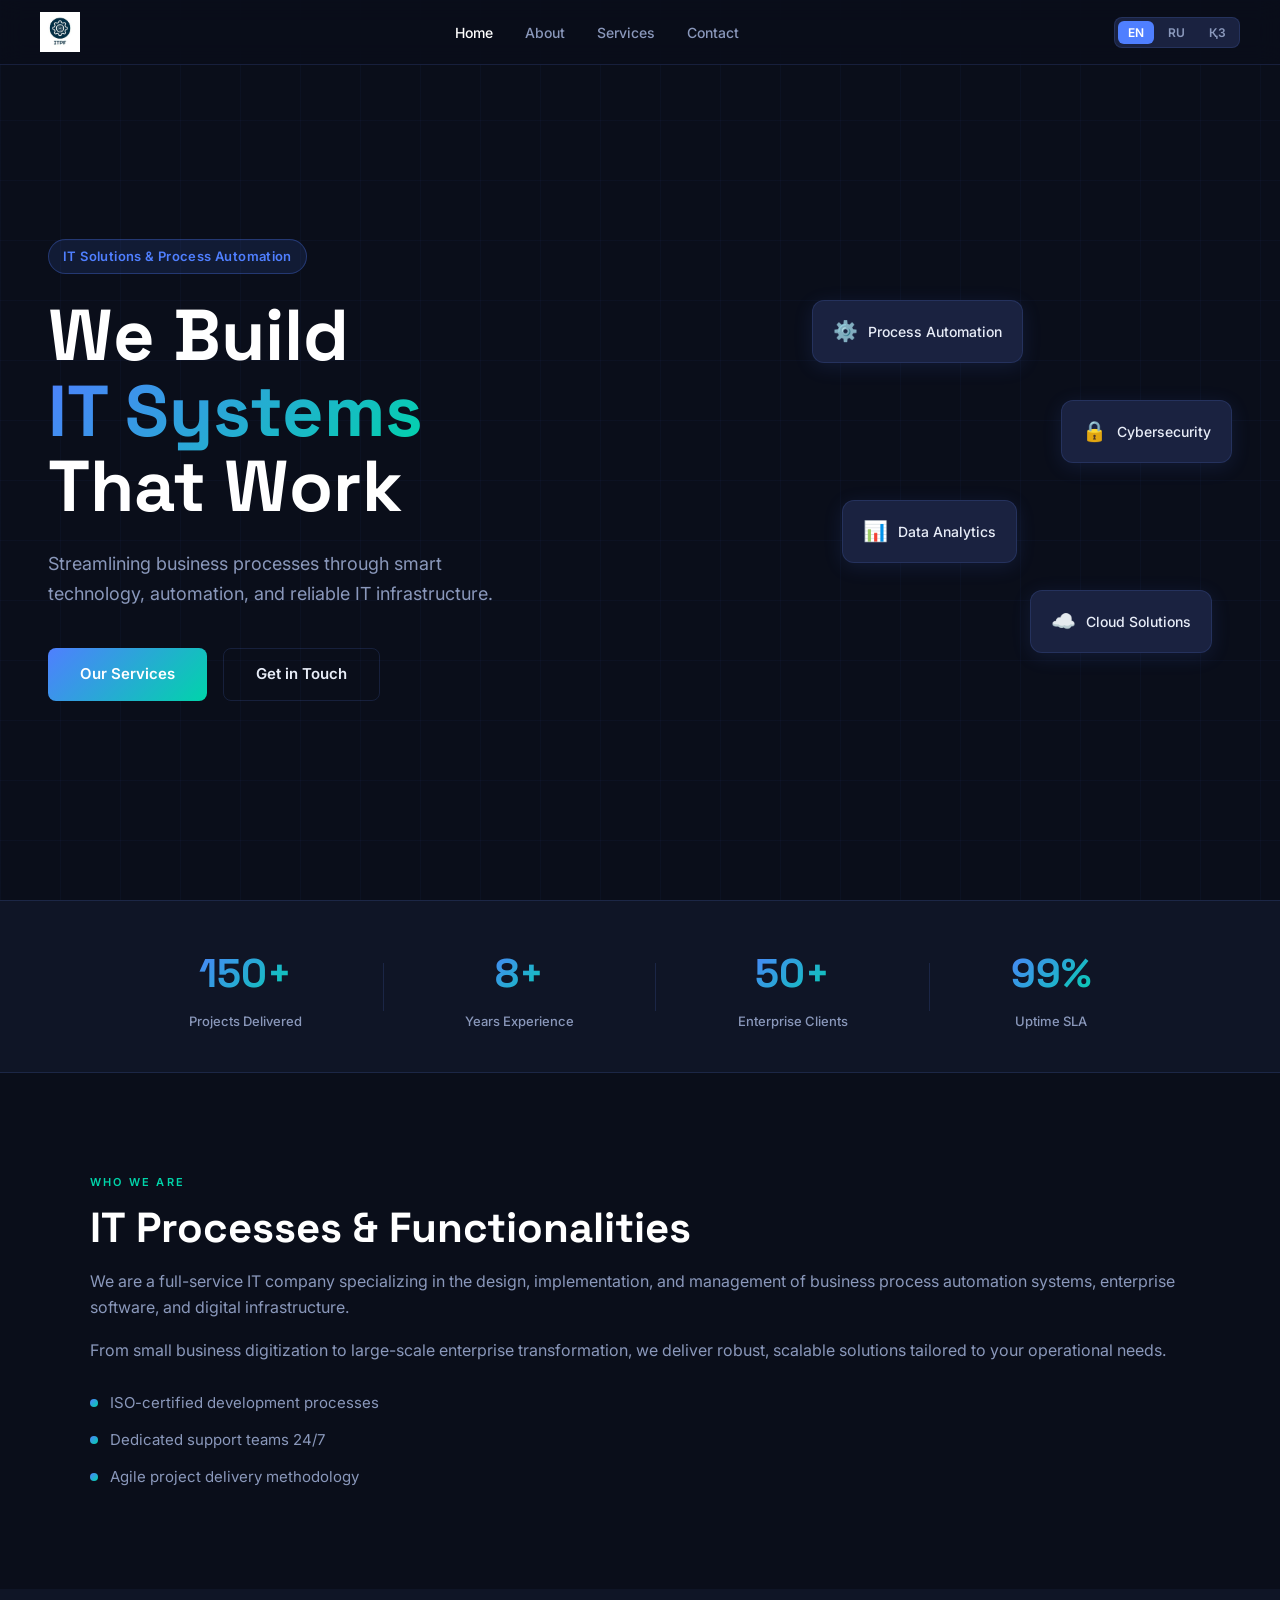
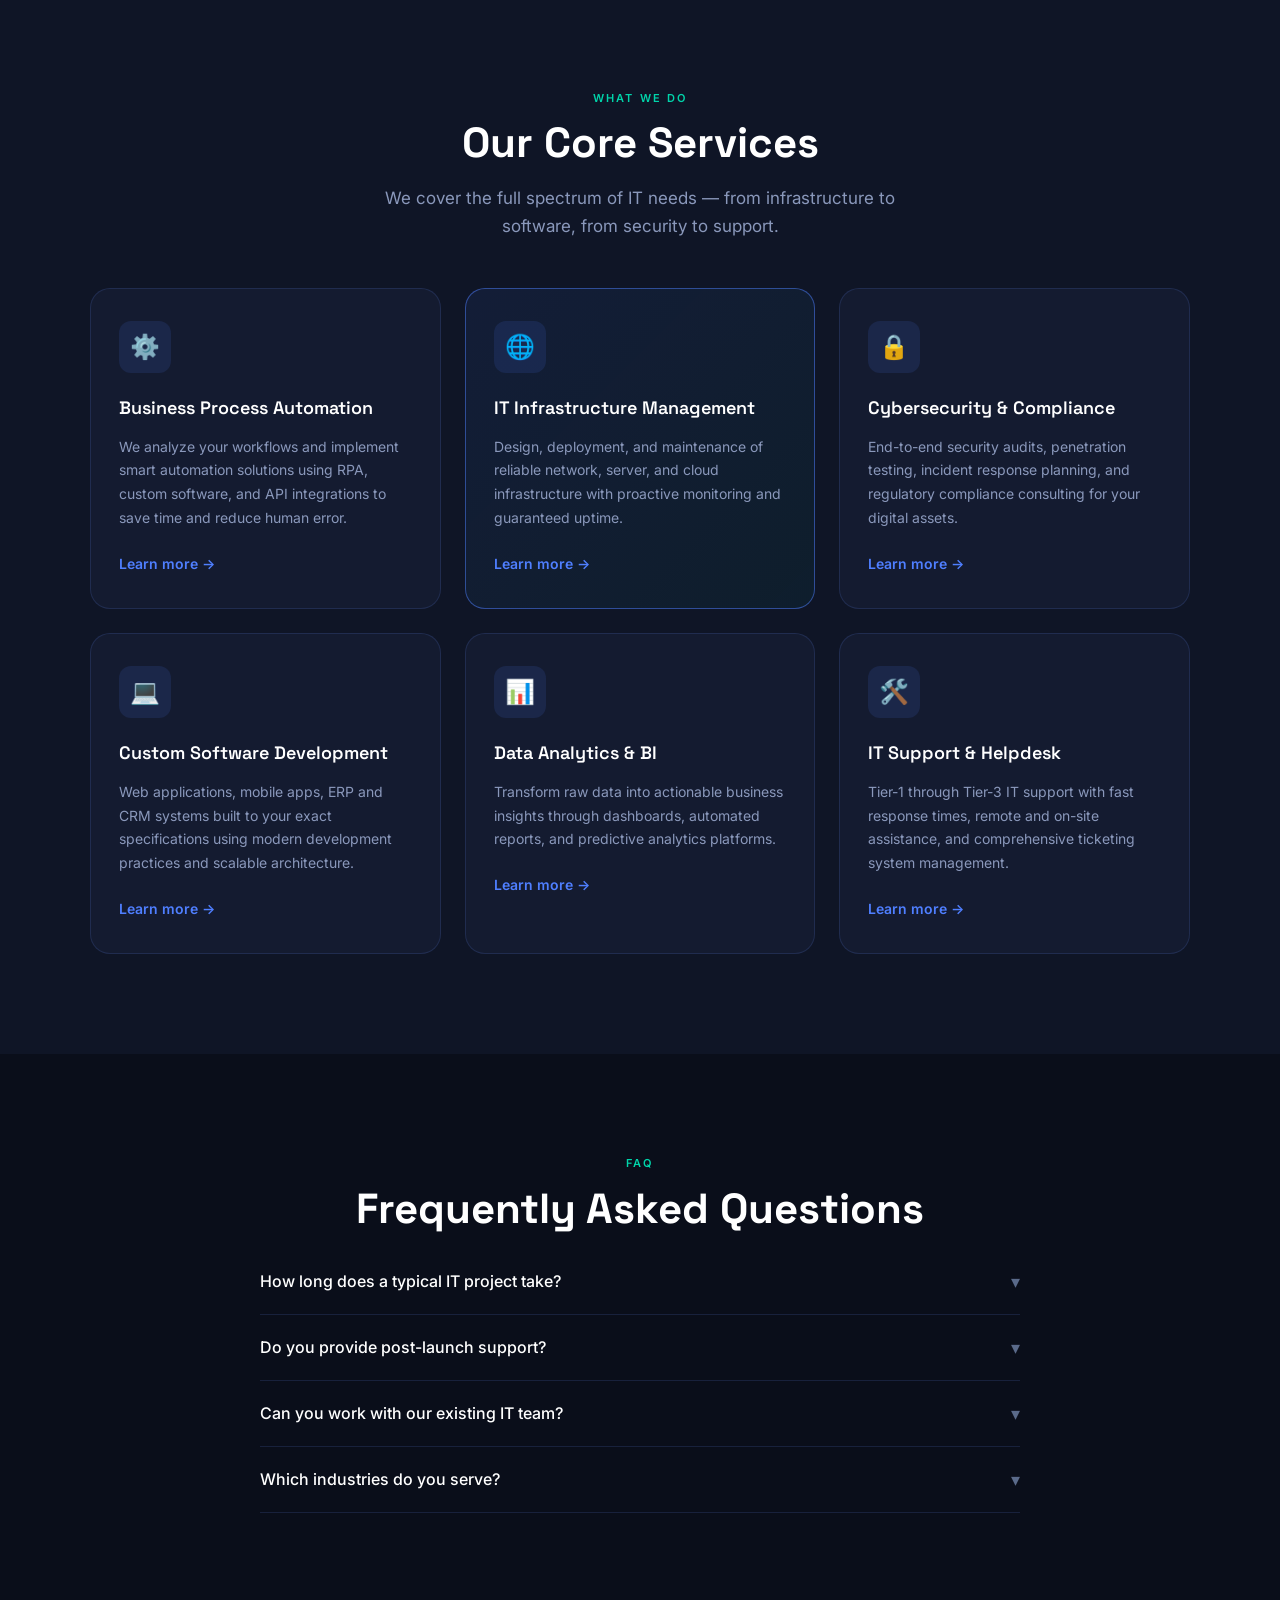
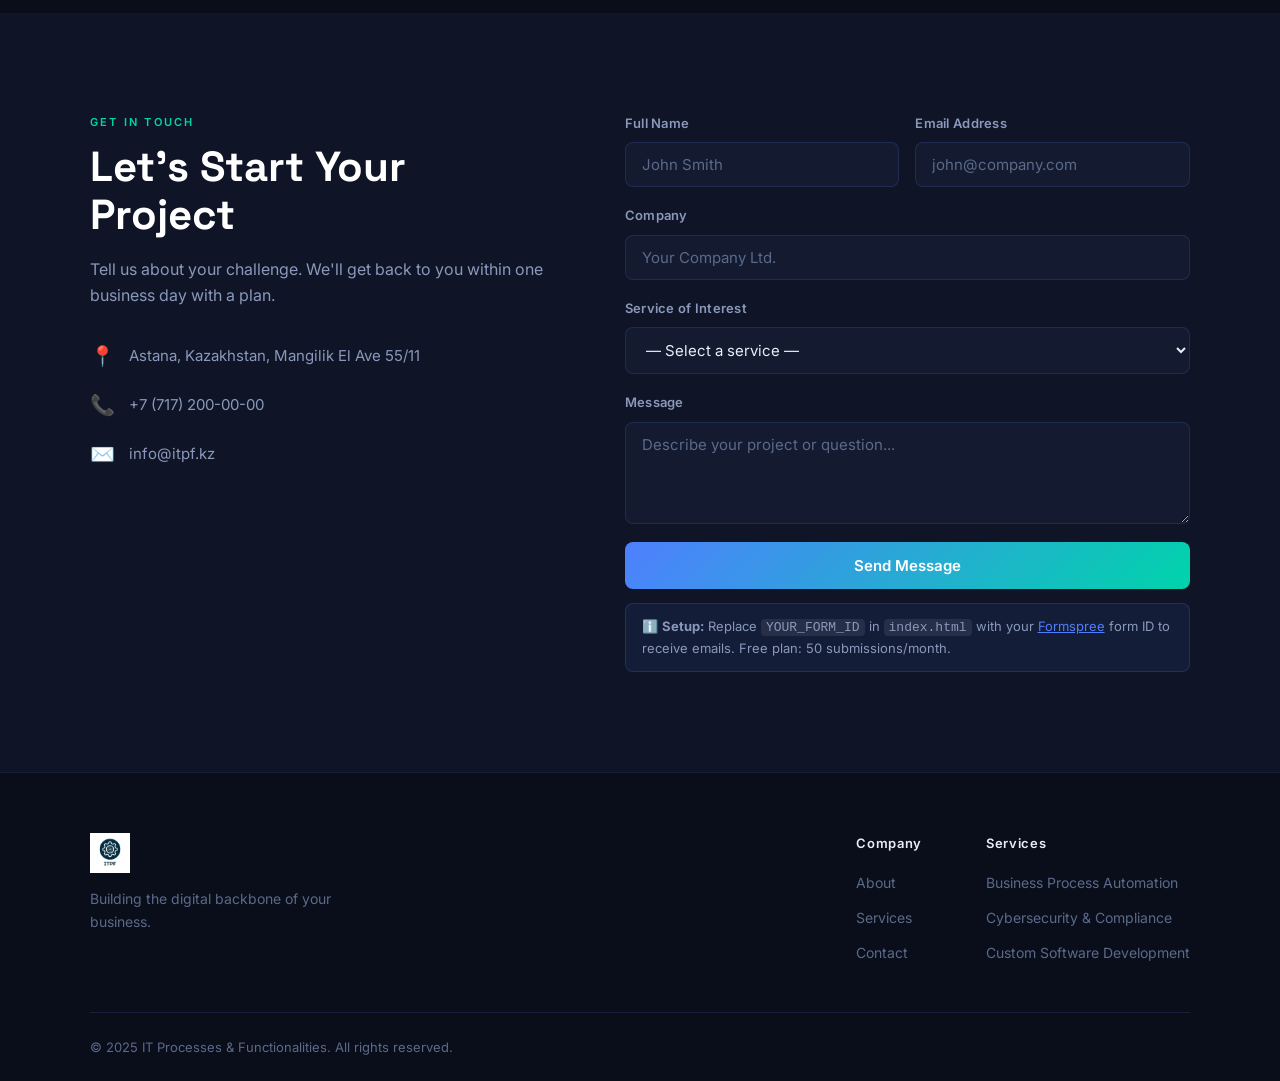
<file: docs/index.html>
<!DOCTYPE html>
<html lang="en">
<head>
  <meta charset="UTF-8" />
  <meta name="viewport" content="width=device-width, initial-scale=1.0" />
  <title>IT Processes & Functionalities</title>

  <!-- CSS -->
  <link rel="stylesheet" href="assets/css/main.css" />
  <link rel="stylesheet" href="assets/css/navbar.css" />
  <link rel="stylesheet" href="assets/css/hero.css" />
  <link rel="stylesheet" href="assets/css/sections.css" />
  <link rel="stylesheet" href="assets/css/contact.css" />
  <link rel="stylesheet" href="assets/css/footer.css" />

  <!-- Google Fonts -->
  <link href="https://fonts.googleapis.com/css2?family=Inter:wght@300;400;500;600;700&family=Space+Grotesk:wght@400;500;700&display=swap" rel="stylesheet" />
</head>
<body>

  <!-- ========== NAVBAR ========== -->
  <nav class="navbar" id="navbar">
    <div class="nav-container">
      <a href="#home" class="nav-logo">
        <img src="assets/images/company-logo.png" alt="IT P&F Logo" class="nav-logo-img"
             onerror="this.style.display='none'; document.getElementById('logoText').style.display='flex';" />
        <span class="logo-text-fallback" id="logoText" style="display:none;">
          <div class="logo-icon">⬡</div>
          <span>IT P&F</span>
        </span>
      </a>

      <ul class="nav-links" id="navLinks">
        <li><a href="#home"     data-i18n="nav_home">Home</a></li>
        <li><a href="#about"    data-i18n="nav_about">About</a></li>
        <li><a href="#services" data-i18n="nav_services">Services</a></li>
        <li><a href="#contact"  data-i18n="nav_contact">Contact</a></li>
      </ul>

      <div class="nav-right">
        <div class="lang-switcher">
          <button class="lang-btn active" data-lang="en">EN</button>
          <button class="lang-btn" data-lang="ru">RU</button>
          <button class="lang-btn" data-lang="kz">ҚЗ</button>
        </div>
        <button class="burger" id="burger" aria-label="Menu">
          <span></span><span></span><span></span>
        </button>
      </div>
    </div>
  </nav>

  <!-- ========== HERO ========== -->
  <section class="hero" id="home">
    <div class="hero-bg-grid"></div>
    <div class="hero-content">
      <div class="hero-tag" data-i18n="hero_tag">IT Solutions & Process Automation</div>
      <h1 class="hero-title">
        <span data-i18n="hero_title1">We Build</span><br/>
        <span class="hero-accent" data-i18n="hero_title2">IT Systems</span><br/>
        <span data-i18n="hero_title3">That Work</span>
      </h1>
      <p class="hero-sub" data-i18n="hero_sub">
        Streamlining business processes through smart technology, automation, and reliable IT infrastructure.
      </p>
      <div class="hero-cta-group">
        <a href="#services" class="btn-primary" data-i18n="hero_cta1">Our Services</a>
        <a href="#contact"  class="btn-outline"  data-i18n="hero_cta2">Get in Touch</a>
      </div>
    </div>
    <div class="hero-visual">
      <div class="floating-card card1"><span class="card-icon">⚙️</span><span data-i18n="card1">Process Automation</span></div>
      <div class="floating-card card2"><span class="card-icon">🔒</span><span data-i18n="card2">Cybersecurity</span></div>
      <div class="floating-card card3"><span class="card-icon">📊</span><span data-i18n="card3">Data Analytics</span></div>
      <div class="floating-card card4"><span class="card-icon">☁️</span><span data-i18n="card4">Cloud Solutions</span></div>
    </div>
  </section>

  <!-- ========== STATS ========== -->
  <section class="stats-bar">
    <div class="stats-container">
      <div class="stat-item">
        <span class="stat-num">150+</span>
        <span class="stat-label" data-i18n="stat1">Projects Delivered</span>
      </div>
      <div class="stat-divider"></div>
      <div class="stat-item">
        <span class="stat-num">8+</span>
        <span class="stat-label" data-i18n="stat2">Years Experience</span>
      </div>
      <div class="stat-divider"></div>
      <div class="stat-item">
        <span class="stat-num">50+</span>
        <span class="stat-label" data-i18n="stat3">Enterprise Clients</span>
      </div>
      <div class="stat-divider"></div>
      <div class="stat-item">
        <span class="stat-num">99%</span>
        <span class="stat-label" data-i18n="stat4">Uptime SLA</span>
      </div>
    </div>
  </section>

  <!-- ========== ABOUT ========== -->
  <section class="about" id="about">
    <div class="section-container">
      <div class="about-text">
        <div class="section-eyebrow" data-i18n="about_eyebrow">WHO WE ARE</div>
        <h2 class="section-title" data-i18n="about_title">IT Processes & Functionalities</h2>
        <p data-i18n="about_p1">We are a full-service IT company specializing in the design, implementation, and management of business process automation systems, enterprise software, and digital infrastructure.</p>
        <p data-i18n="about_p2">From small business digitization to large-scale enterprise transformation, we deliver robust, scalable solutions tailored to your operational needs.</p>
        <div class="about-features">
          <div class="feature-row"><div class="feature-dot"></div><span data-i18n="feat1">ISO-certified development processes</span></div>
          <div class="feature-row"><div class="feature-dot"></div><span data-i18n="feat2">Dedicated support teams 24/7</span></div>
          <div class="feature-row"><div class="feature-dot"></div><span data-i18n="feat3">Agile project delivery methodology</span></div>
        </div>
      </div>
    </div>
  </section>

  <!-- ========== SERVICES ========== -->
  <section class="services" id="services">
    <div class="services-inner">
      <div class="section-eyebrow center" data-i18n="services_eyebrow">WHAT WE DO</div>
      <h2 class="section-title center" data-i18n="services_title">Our Core Services</h2>
      <p class="section-sub center" data-i18n="services_sub">We cover the full spectrum of IT needs — from infrastructure to software, from security to support.</p>
      <div class="services-grid">
        <div class="service-card">
          <div class="service-icon-wrap"><span class="service-icon">⚙️</span></div>
          <h3 data-i18n="srv1_title">Business Process Automation</h3>
          <p data-i18n="srv1_desc">We analyze your workflows and implement smart automation solutions using RPA, custom software, and API integrations to save time and reduce human error.</p>
          <a href="#contact" class="service-link" data-i18n="srv_link">Learn more →</a>
        </div>
        <div class="service-card featured">
          <div class="service-icon-wrap"><span class="service-icon">🌐</span></div>
          <h3 data-i18n="srv2_title">IT Infrastructure Management</h3>
          <p data-i18n="srv2_desc">Design, deployment, and maintenance of reliable network, server, and cloud infrastructure with proactive monitoring and guaranteed uptime.</p>
          <a href="#contact" class="service-link" data-i18n="srv_link">Learn more →</a>
        </div>
        <div class="service-card">
          <div class="service-icon-wrap"><span class="service-icon">🔒</span></div>
          <h3 data-i18n="srv3_title">Cybersecurity & Compliance</h3>
          <p data-i18n="srv3_desc">End-to-end security audits, penetration testing, incident response planning, and regulatory compliance consulting for your digital assets.</p>
          <a href="#contact" class="service-link" data-i18n="srv_link">Learn more →</a>
        </div>
        <div class="service-card">
          <div class="service-icon-wrap"><span class="service-icon">💻</span></div>
          <h3 data-i18n="srv4_title">Custom Software Development</h3>
          <p data-i18n="srv4_desc">Web applications, mobile apps, ERP and CRM systems built to your exact specifications using modern development practices and scalable architecture.</p>
          <a href="#contact" class="service-link" data-i18n="srv_link">Learn more →</a>
        </div>
        <div class="service-card">
          <div class="service-icon-wrap"><span class="service-icon">📊</span></div>
          <h3 data-i18n="srv5_title">Data Analytics & BI</h3>
          <p data-i18n="srv5_desc">Transform raw data into actionable business insights through dashboards, automated reports, and predictive analytics platforms.</p>
          <a href="#contact" class="service-link" data-i18n="srv_link">Learn more →</a>
        </div>
        <div class="service-card">
          <div class="service-icon-wrap"><span class="service-icon">🛠️</span></div>
          <h3 data-i18n="srv6_title">IT Support & Helpdesk</h3>
          <p data-i18n="srv6_desc">Tier-1 through Tier-3 IT support with fast response times, remote and on-site assistance, and comprehensive ticketing system management.</p>
          <a href="#contact" class="service-link" data-i18n="srv_link">Learn more →</a>
        </div>
      </div>
    </div>
  </section>

  <!-- ========== FAQ ========== -->
  <section class="faq-section">
    <div class="faq-inner">
      <div class="section-eyebrow center" data-i18n="faq_eyebrow">FAQ</div>
      <h2 class="section-title center" data-i18n="faq_title">Frequently Asked Questions</h2>
      <div class="faq-list">
        <div class="faq-item">
          <button class="faq-q" onclick="toggleFAQ(this)">
            <span data-i18n="faq1_q">How long does a typical IT project take?</span>
            <span class="faq-arrow">▾</span>
          </button>
          <div class="faq-a"><p data-i18n="faq1_a">Project timelines vary based on scope. A simple automation solution takes 2–4 weeks; a full ERP implementation can take 3–6 months.</p></div>
        </div>
        <div class="faq-item">
          <button class="faq-q" onclick="toggleFAQ(this)">
            <span data-i18n="faq2_q">Do you provide post-launch support?</span>
            <span class="faq-arrow">▾</span>
          </button>
          <div class="faq-a"><p data-i18n="faq2_a">Yes. All our solutions come with a standard 3-month warranty period and optional long-term support contracts with guaranteed SLA response times.</p></div>
        </div>
        <div class="faq-item">
          <button class="faq-q" onclick="toggleFAQ(this)">
            <span data-i18n="faq3_q">Can you work with our existing IT team?</span>
            <span class="faq-arrow">▾</span>
          </button>
          <div class="faq-a"><p data-i18n="faq3_a">Absolutely. We regularly collaborate with in-house IT departments, acting as a technology partner for specific projects or providing overflow capacity during peak periods.</p></div>
        </div>
        <div class="faq-item">
          <button class="faq-q" onclick="toggleFAQ(this)">
            <span data-i18n="faq4_q">Which industries do you serve?</span>
            <span class="faq-arrow">▾</span>
          </button>
          <div class="faq-a"><p data-i18n="faq4_a">We serve clients across finance, healthcare, logistics, retail, manufacturing, and the public sector. Our solutions are adaptable to any industry vertical.</p></div>
        </div>
      </div>
    </div>
  </section>

  <!-- ========== CONTACT ========== -->
  <section class="contact-section" id="contact">
    <div class="contact-inner">
      <div class="contact-info">
        <div class="section-eyebrow" data-i18n="contact_eyebrow">GET IN TOUCH</div>
        <h2 class="section-title" data-i18n="contact_title">Let's Start Your Project</h2>
        <p data-i18n="contact_sub">Tell us about your challenge. We'll get back to you within one business day with a plan.</p>
        <div class="contact-details">
          <div class="contact-row"><span class="c-icon">📍</span><span data-i18n="contact_address">Astana, Kazakhstan, Mangilik El Ave 55/11</span></div>
          <div class="contact-row"><span class="c-icon">📞</span><span>+7 (717) 200-00-00</span></div>
          <div class="contact-row"><span class="c-icon">✉️</span><span>info@itpf.kz</span></div>
        </div>
      </div>

      <!-- FORM — submissions go to Formspree (replace YOUR_FORM_ID) -->
      <form class="contact-form" id="contactForm"
            action="https://formspree.io/f/mbdvygqb"
            method="POST"
            onsubmit="handleSubmit(event)">

        <div class="form-row">
          <div class="form-group">
            <label data-i18n="form_name">Full Name</label>
            <input type="text" name="name" id="fname" placeholder="John Smith" required />
          </div>
          <div class="form-group">
            <label data-i18n="form_email">Email Address</label>
            <input type="email" name="email" id="femail" placeholder="john@company.com" required />
          </div>
        </div>
        <div class="form-group">
          <label data-i18n="form_company">Company</label>
          <input type="text" name="company" id="fcompany" placeholder="Your Company Ltd." />
        </div>
        <div class="form-group">
          <label data-i18n="form_service">Service of Interest</label>
          <select name="service" id="fservice">
            <option value="" data-i18n="form_select">— Select a service —</option>
            <option value="automation"    data-i18n="srv1_title">Business Process Automation</option>
            <option value="infra"         data-i18n="srv2_title">IT Infrastructure Management</option>
            <option value="security"      data-i18n="srv3_title">Cybersecurity & Compliance</option>
            <option value="software"      data-i18n="srv4_title">Custom Software Development</option>
            <option value="analytics"     data-i18n="srv5_title">Data Analytics & BI</option>
            <option value="support"       data-i18n="srv6_title">IT Support & Helpdesk</option>
          </select>
        </div>
        <div class="form-group">
          <label data-i18n="form_msg">Message</label>
          <textarea name="message" id="fmessage" rows="4" placeholder="Describe your project or question..." required></textarea>
        </div>

        <!-- Hidden field so you know which page sent the message -->
        <input type="hidden" name="_subject" value="New message from IT P&F website" />
        <input type="hidden" name="_replyto" id="replyTo" />

        <button type="submit" class="btn-primary full-w" id="submitBtn" data-i18n="form_submit">Send Message</button>

        <div class="form-success" id="formSuccess">
          <span data-i18n="form_success">✅ Thank you! We'll be in touch shortly.</span>
        </div>
        <div class="form-error" id="formError">
          <span data-i18n="form_error">❌ Something went wrong. Please try again or email us directly.</span>
        </div>

        <!-- SETUP INSTRUCTIONS (visible only in dev) -->
        <div class="form-setup-note" id="setupNote">
          ℹ️ <strong>Setup:</strong> Replace <code>YOUR_FORM_ID</code> in <code>index.html</code> with your
          <a href="https://formspree.io" target="_blank">Formspree</a> form ID to receive emails.
          Free plan: 50 submissions/month.
        </div>
      </form>
    </div>
  </section>

  <!-- ========== FOOTER ========== -->
  <footer class="footer">
    <div class="footer-inner">
      <div class="footer-brand">
        <img src="assets/images/company-logo.png" alt="Logo" class="footer-logo"
             onerror="this.style.display='none'; document.getElementById('footerLogoFallback').style.display='flex';" />
        <div class="footer-logo-fallback" id="footerLogoFallback" style="display:none;">
          <div class="logo-icon">⬡</div><span class="logo-text-f">IT P&F</span>
        </div>
        <p data-i18n="footer_tagline">Building the digital backbone of your business.</p>
      </div>
      <div class="footer-links">
        <div class="footer-col">
          <strong data-i18n="footer_company">Company</strong>
          <a href="#about"    data-i18n="nav_about">About</a>
          <a href="#services" data-i18n="nav_services">Services</a>
          <a href="#contact"  data-i18n="nav_contact">Contact</a>
        </div>
        <div class="footer-col">
          <strong data-i18n="footer_services">Services</strong>
          <a href="#services" data-i18n="srv1_title">Process Automation</a>
          <a href="#services" data-i18n="srv3_title">Cybersecurity</a>
          <a href="#services" data-i18n="srv4_title">Software Dev</a>
        </div>
      </div>
    </div>
    <div class="footer-bottom">
      <span>© 2025 IT Processes & Functionalities. <span data-i18n="footer_rights">All rights reserved.</span></span>
    </div>
  </footer>

  <!-- JS -->
  <script src="assets/js/i18n.js"></script>
  <script src="assets/js/navbar.js"></script>
  <script src="assets/js/faq.js"></script>
  <script src="assets/js/form.js"></script>
  <script src="assets/js/animations.js"></script>
  <script src="assets/js/main.js"></script>

</body>
</html>
</file>
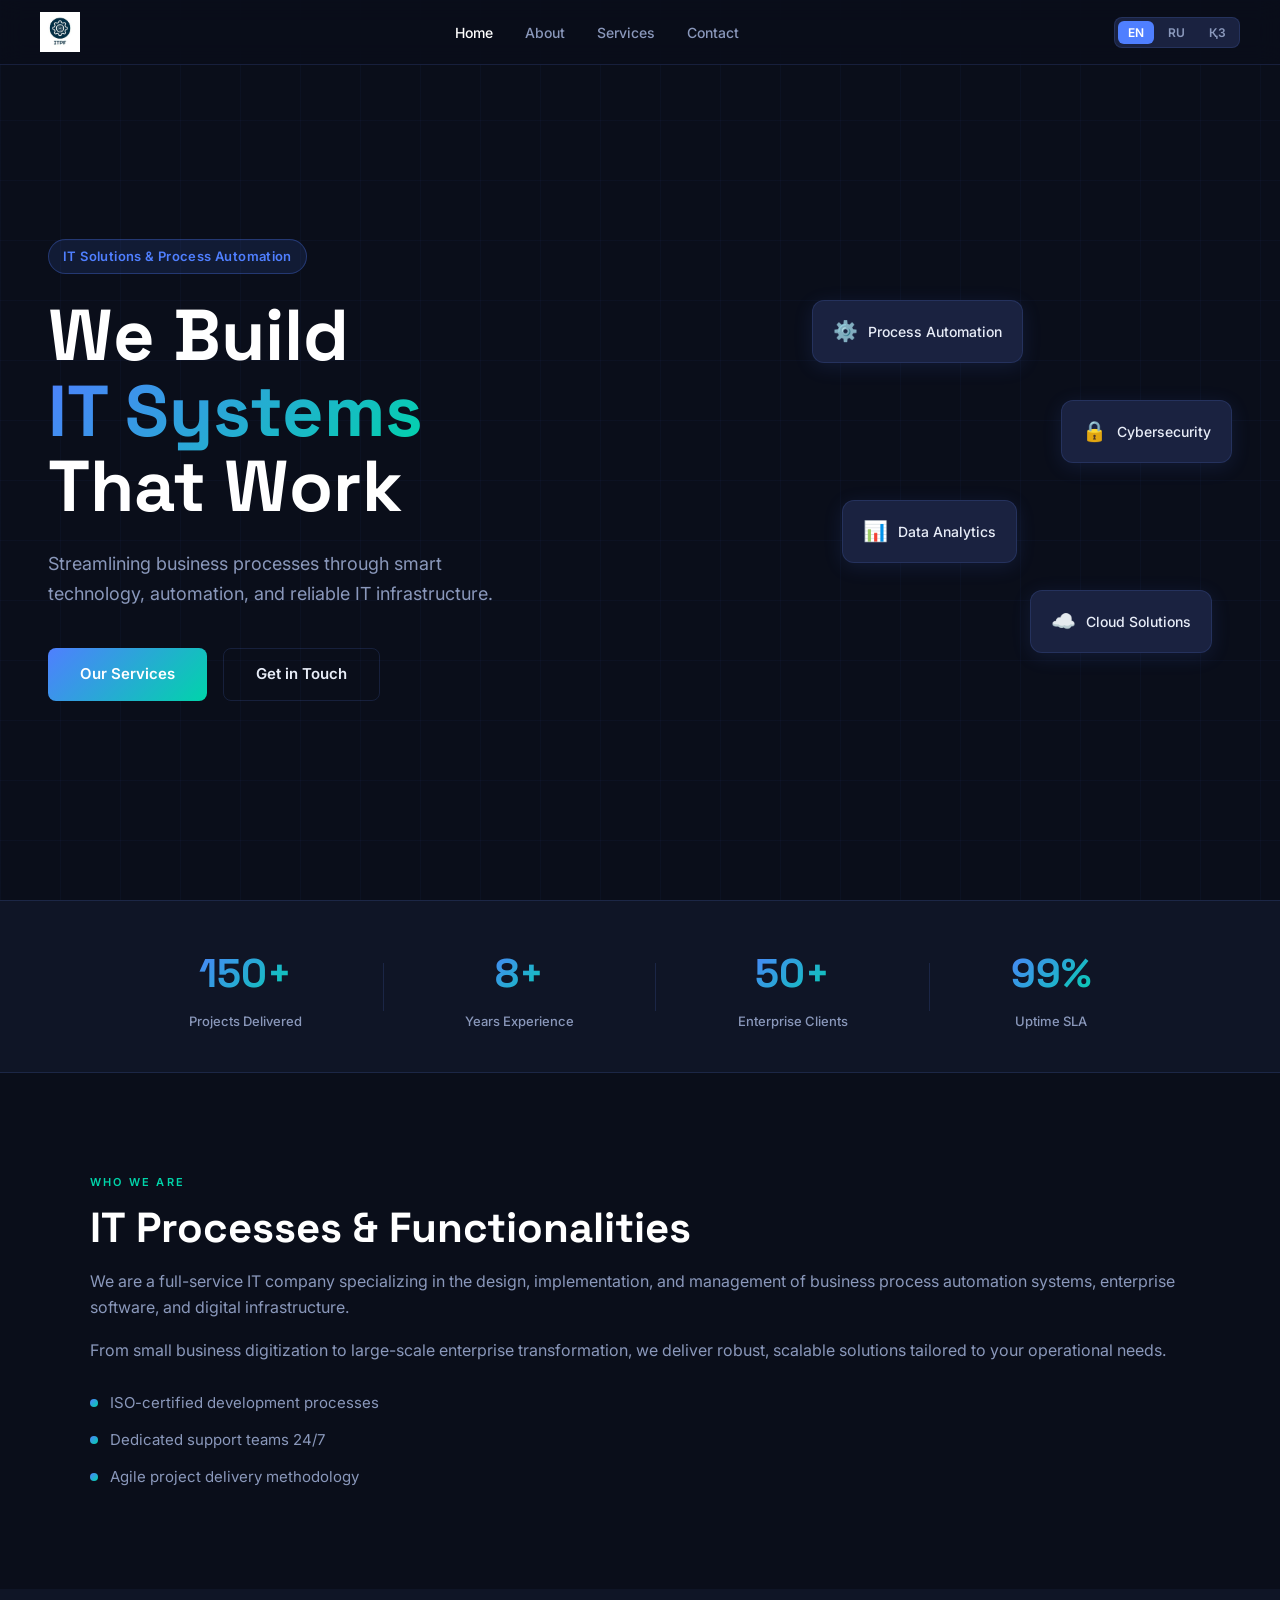
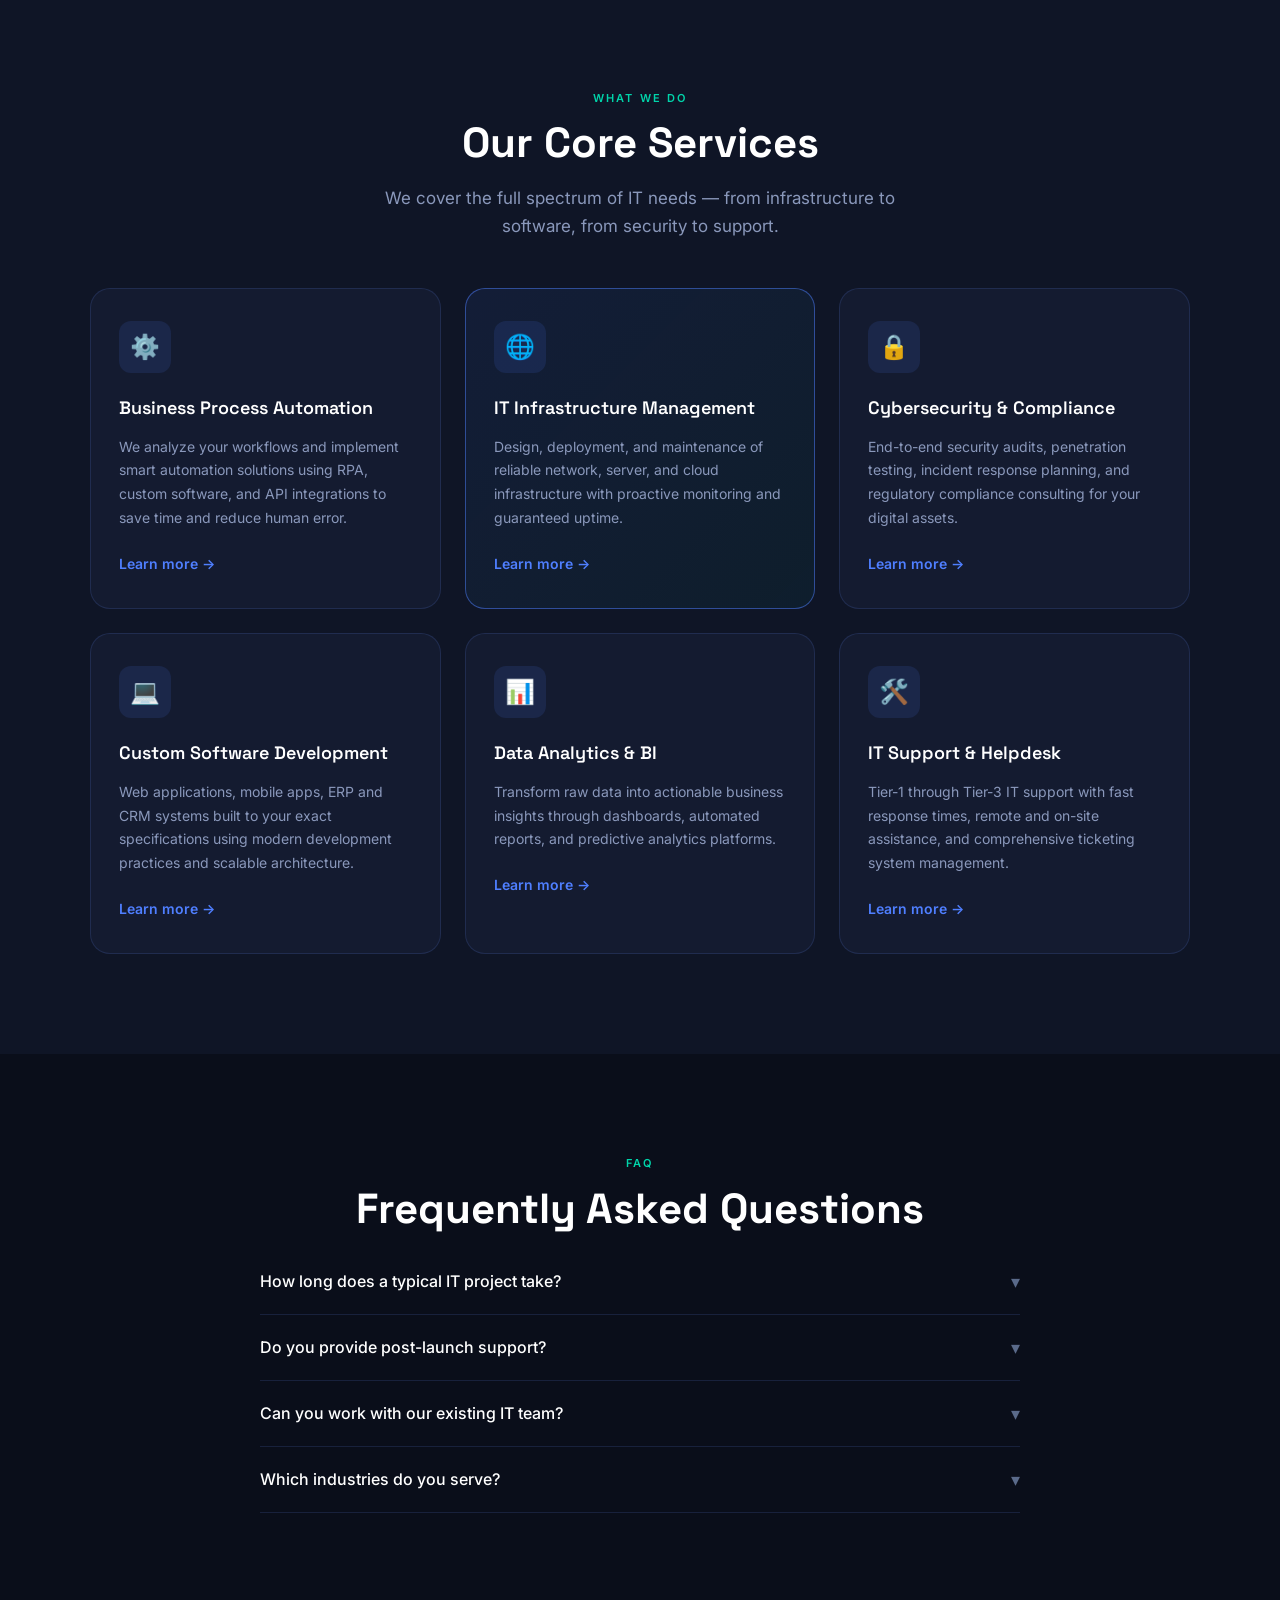
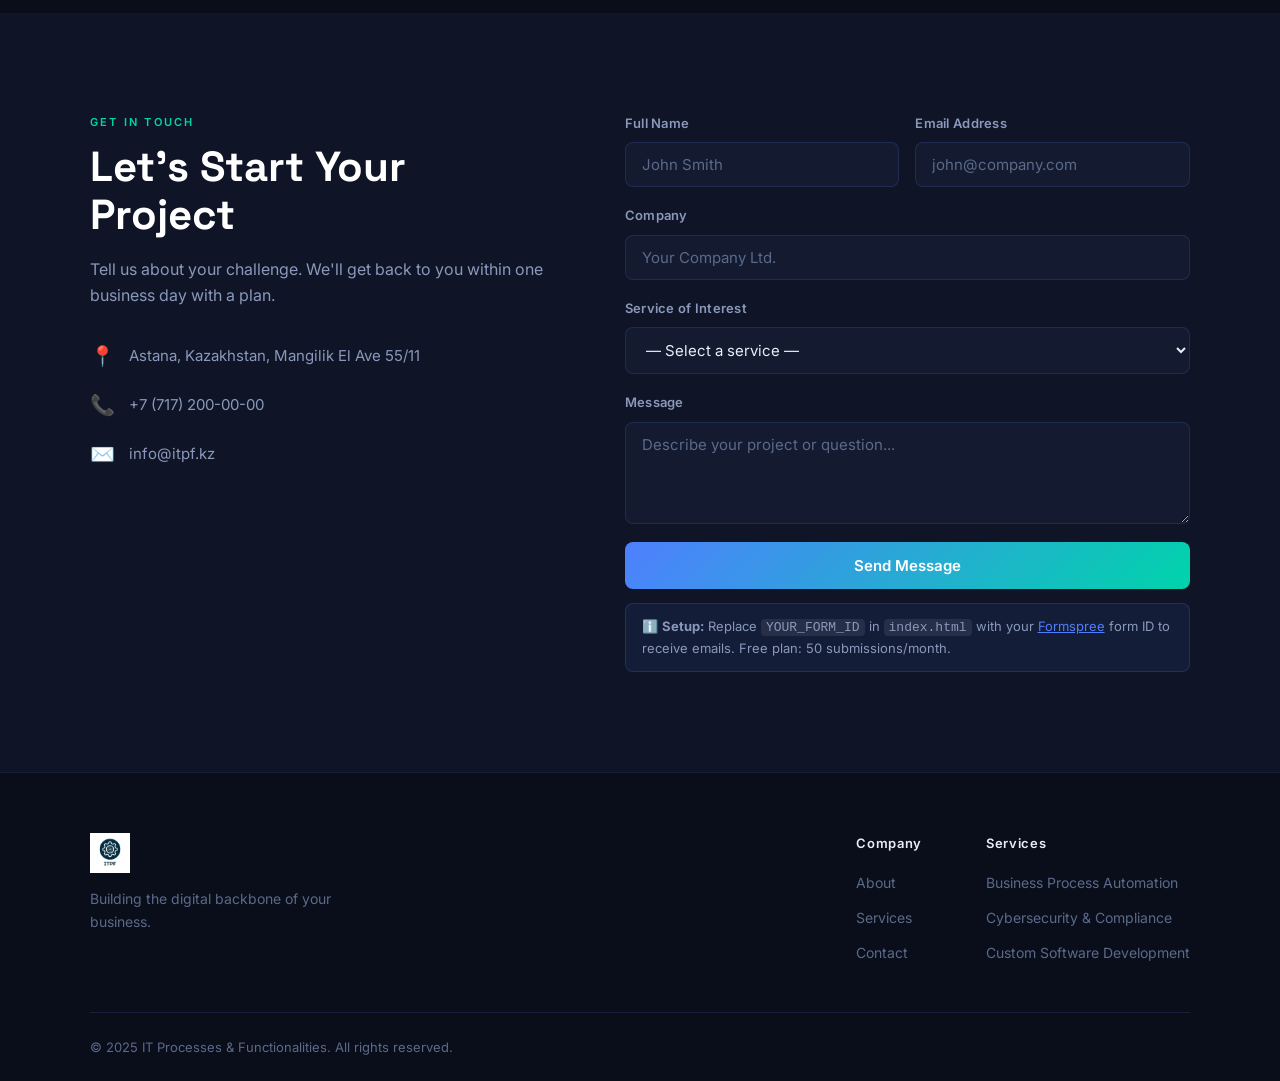
<file: itpf-website-v2/index.html>
<!DOCTYPE html>
<html lang="en">
<head>
  <meta charset="UTF-8" />
  <meta name="viewport" content="width=device-width, initial-scale=1.0" />
  <title>IT Processes & Functionalities</title>

  <!-- CSS -->
  <link rel="stylesheet" href="assets/css/main.css" />
  <link rel="stylesheet" href="assets/css/navbar.css" />
  <link rel="stylesheet" href="assets/css/hero.css" />
  <link rel="stylesheet" href="assets/css/sections.css" />
  <link rel="stylesheet" href="assets/css/contact.css" />
  <link rel="stylesheet" href="assets/css/footer.css" />

  <!-- Google Fonts -->
  <link href="https://fonts.googleapis.com/css2?family=Inter:wght@300;400;500;600;700&family=Space+Grotesk:wght@400;500;700&display=swap" rel="stylesheet" />
</head>
<body>

  <!-- ========== NAVBAR ========== -->
  <nav class="navbar" id="navbar">
    <div class="nav-container">
      <a href="#home" class="nav-logo">
        <img src="assets/images/company-logo.png" alt="IT P&F Logo" class="nav-logo-img"
             onerror="this.style.display='none'; document.getElementById('logoText').style.display='flex';" />
        <span class="logo-text-fallback" id="logoText" style="display:none;">
          <div class="logo-icon">⬡</div>
          <span>IT P&F</span>
        </span>
      </a>

      <ul class="nav-links" id="navLinks">
        <li><a href="#home"     data-i18n="nav_home">Home</a></li>
        <li><a href="#about"    data-i18n="nav_about">About</a></li>
        <li><a href="#services" data-i18n="nav_services">Services</a></li>
        <li><a href="#contact"  data-i18n="nav_contact">Contact</a></li>
      </ul>

      <div class="nav-right">
        <div class="lang-switcher">
          <button class="lang-btn active" data-lang="en">EN</button>
          <button class="lang-btn" data-lang="ru">RU</button>
          <button class="lang-btn" data-lang="kz">ҚЗ</button>
        </div>
        <button class="burger" id="burger" aria-label="Menu">
          <span></span><span></span><span></span>
        </button>
      </div>
    </div>
  </nav>

  <!-- ========== HERO ========== -->
  <section class="hero" id="home">
    <div class="hero-bg-grid"></div>
    <div class="hero-content">
      <div class="hero-tag" data-i18n="hero_tag">IT Solutions & Process Automation</div>
      <h1 class="hero-title">
        <span data-i18n="hero_title1">We Build</span><br/>
        <span class="hero-accent" data-i18n="hero_title2">IT Systems</span><br/>
        <span data-i18n="hero_title3">That Work</span>
      </h1>
      <p class="hero-sub" data-i18n="hero_sub">
        Streamlining business processes through smart technology, automation, and reliable IT infrastructure.
      </p>
      <div class="hero-cta-group">
        <a href="#services" class="btn-primary" data-i18n="hero_cta1">Our Services</a>
        <a href="#contact"  class="btn-outline"  data-i18n="hero_cta2">Get in Touch</a>
      </div>
    </div>
    <div class="hero-visual">
      <div class="floating-card card1"><span class="card-icon">⚙️</span><span data-i18n="card1">Process Automation</span></div>
      <div class="floating-card card2"><span class="card-icon">🔒</span><span data-i18n="card2">Cybersecurity</span></div>
      <div class="floating-card card3"><span class="card-icon">📊</span><span data-i18n="card3">Data Analytics</span></div>
      <div class="floating-card card4"><span class="card-icon">☁️</span><span data-i18n="card4">Cloud Solutions</span></div>
    </div>
  </section>

  <!-- ========== STATS ========== -->
  <section class="stats-bar">
    <div class="stats-container">
      <div class="stat-item">
        <span class="stat-num">150+</span>
        <span class="stat-label" data-i18n="stat1">Projects Delivered</span>
      </div>
      <div class="stat-divider"></div>
      <div class="stat-item">
        <span class="stat-num">8+</span>
        <span class="stat-label" data-i18n="stat2">Years Experience</span>
      </div>
      <div class="stat-divider"></div>
      <div class="stat-item">
        <span class="stat-num">50+</span>
        <span class="stat-label" data-i18n="stat3">Enterprise Clients</span>
      </div>
      <div class="stat-divider"></div>
      <div class="stat-item">
        <span class="stat-num">99%</span>
        <span class="stat-label" data-i18n="stat4">Uptime SLA</span>
      </div>
    </div>
  </section>

  <!-- ========== ABOUT ========== -->
  <section class="about" id="about">
    <div class="section-container">
      <div class="about-text">
        <div class="section-eyebrow" data-i18n="about_eyebrow">WHO WE ARE</div>
        <h2 class="section-title" data-i18n="about_title">IT Processes & Functionalities</h2>
        <p data-i18n="about_p1">We are a full-service IT company specializing in the design, implementation, and management of business process automation systems, enterprise software, and digital infrastructure.</p>
        <p data-i18n="about_p2">From small business digitization to large-scale enterprise transformation, we deliver robust, scalable solutions tailored to your operational needs.</p>
        <div class="about-features">
          <div class="feature-row"><div class="feature-dot"></div><span data-i18n="feat1">ISO-certified development processes</span></div>
          <div class="feature-row"><div class="feature-dot"></div><span data-i18n="feat2">Dedicated support teams 24/7</span></div>
          <div class="feature-row"><div class="feature-dot"></div><span data-i18n="feat3">Agile project delivery methodology</span></div>
        </div>
      </div>
    </div>
  </section>

  <!-- ========== SERVICES ========== -->
  <section class="services" id="services">
    <div class="services-inner">
      <div class="section-eyebrow center" data-i18n="services_eyebrow">WHAT WE DO</div>
      <h2 class="section-title center" data-i18n="services_title">Our Core Services</h2>
      <p class="section-sub center" data-i18n="services_sub">We cover the full spectrum of IT needs — from infrastructure to software, from security to support.</p>
      <div class="services-grid">
        <div class="service-card">
          <div class="service-icon-wrap"><span class="service-icon">⚙️</span></div>
          <h3 data-i18n="srv1_title">Business Process Automation</h3>
          <p data-i18n="srv1_desc">We analyze your workflows and implement smart automation solutions using RPA, custom software, and API integrations to save time and reduce human error.</p>
          <a href="#contact" class="service-link" data-i18n="srv_link">Learn more →</a>
        </div>
        <div class="service-card featured">
          <div class="service-icon-wrap"><span class="service-icon">🌐</span></div>
          <h3 data-i18n="srv2_title">IT Infrastructure Management</h3>
          <p data-i18n="srv2_desc">Design, deployment, and maintenance of reliable network, server, and cloud infrastructure with proactive monitoring and guaranteed uptime.</p>
          <a href="#contact" class="service-link" data-i18n="srv_link">Learn more →</a>
        </div>
        <div class="service-card">
          <div class="service-icon-wrap"><span class="service-icon">🔒</span></div>
          <h3 data-i18n="srv3_title">Cybersecurity & Compliance</h3>
          <p data-i18n="srv3_desc">End-to-end security audits, penetration testing, incident response planning, and regulatory compliance consulting for your digital assets.</p>
          <a href="#contact" class="service-link" data-i18n="srv_link">Learn more →</a>
        </div>
        <div class="service-card">
          <div class="service-icon-wrap"><span class="service-icon">💻</span></div>
          <h3 data-i18n="srv4_title">Custom Software Development</h3>
          <p data-i18n="srv4_desc">Web applications, mobile apps, ERP and CRM systems built to your exact specifications using modern development practices and scalable architecture.</p>
          <a href="#contact" class="service-link" data-i18n="srv_link">Learn more →</a>
        </div>
        <div class="service-card">
          <div class="service-icon-wrap"><span class="service-icon">📊</span></div>
          <h3 data-i18n="srv5_title">Data Analytics & BI</h3>
          <p data-i18n="srv5_desc">Transform raw data into actionable business insights through dashboards, automated reports, and predictive analytics platforms.</p>
          <a href="#contact" class="service-link" data-i18n="srv_link">Learn more →</a>
        </div>
        <div class="service-card">
          <div class="service-icon-wrap"><span class="service-icon">🛠️</span></div>
          <h3 data-i18n="srv6_title">IT Support & Helpdesk</h3>
          <p data-i18n="srv6_desc">Tier-1 through Tier-3 IT support with fast response times, remote and on-site assistance, and comprehensive ticketing system management.</p>
          <a href="#contact" class="service-link" data-i18n="srv_link">Learn more →</a>
        </div>
      </div>
    </div>
  </section>

  <!-- ========== FAQ ========== -->
  <section class="faq-section">
    <div class="faq-inner">
      <div class="section-eyebrow center" data-i18n="faq_eyebrow">FAQ</div>
      <h2 class="section-title center" data-i18n="faq_title">Frequently Asked Questions</h2>
      <div class="faq-list">
        <div class="faq-item">
          <button class="faq-q" onclick="toggleFAQ(this)">
            <span data-i18n="faq1_q">How long does a typical IT project take?</span>
            <span class="faq-arrow">▾</span>
          </button>
          <div class="faq-a"><p data-i18n="faq1_a">Project timelines vary based on scope. A simple automation solution takes 2–4 weeks; a full ERP implementation can take 3–6 months.</p></div>
        </div>
        <div class="faq-item">
          <button class="faq-q" onclick="toggleFAQ(this)">
            <span data-i18n="faq2_q">Do you provide post-launch support?</span>
            <span class="faq-arrow">▾</span>
          </button>
          <div class="faq-a"><p data-i18n="faq2_a">Yes. All our solutions come with a standard 3-month warranty period and optional long-term support contracts with guaranteed SLA response times.</p></div>
        </div>
        <div class="faq-item">
          <button class="faq-q" onclick="toggleFAQ(this)">
            <span data-i18n="faq3_q">Can you work with our existing IT team?</span>
            <span class="faq-arrow">▾</span>
          </button>
          <div class="faq-a"><p data-i18n="faq3_a">Absolutely. We regularly collaborate with in-house IT departments, acting as a technology partner for specific projects or providing overflow capacity during peak periods.</p></div>
        </div>
        <div class="faq-item">
          <button class="faq-q" onclick="toggleFAQ(this)">
            <span data-i18n="faq4_q">Which industries do you serve?</span>
            <span class="faq-arrow">▾</span>
          </button>
          <div class="faq-a"><p data-i18n="faq4_a">We serve clients across finance, healthcare, logistics, retail, manufacturing, and the public sector. Our solutions are adaptable to any industry vertical.</p></div>
        </div>
      </div>
    </div>
  </section>

  <!-- ========== CONTACT ========== -->
  <section class="contact-section" id="contact">
    <div class="contact-inner">
      <div class="contact-info">
        <div class="section-eyebrow" data-i18n="contact_eyebrow">GET IN TOUCH</div>
        <h2 class="section-title" data-i18n="contact_title">Let's Start Your Project</h2>
        <p data-i18n="contact_sub">Tell us about your challenge. We'll get back to you within one business day with a plan.</p>
        <div class="contact-details">
          <div class="contact-row"><span class="c-icon">📍</span><span data-i18n="contact_address">Astana, Kazakhstan, Mangilik El Ave 55/11</span></div>
          <div class="contact-row"><span class="c-icon">📞</span><span>+7 (717) 200-00-00</span></div>
          <div class="contact-row"><span class="c-icon">✉️</span><span>info@itpf.kz</span></div>
        </div>
      </div>

      <!-- FORM — submissions go to Formspree (replace YOUR_FORM_ID) -->
      <form class="contact-form" id="contactForm"
            action="https://formspree.io/f/mbdvygqb"
            method="POST"
            onsubmit="handleSubmit(event)">

        <div class="form-row">
          <div class="form-group">
            <label data-i18n="form_name">Full Name</label>
            <input type="text" name="name" id="fname" placeholder="John Smith" required />
          </div>
          <div class="form-group">
            <label data-i18n="form_email">Email Address</label>
            <input type="email" name="email" id="femail" placeholder="john@company.com" required />
          </div>
        </div>
        <div class="form-group">
          <label data-i18n="form_company">Company</label>
          <input type="text" name="company" id="fcompany" placeholder="Your Company Ltd." />
        </div>
        <div class="form-group">
          <label data-i18n="form_service">Service of Interest</label>
          <select name="service" id="fservice">
            <option value="" data-i18n="form_select">— Select a service —</option>
            <option value="automation"    data-i18n="srv1_title">Business Process Automation</option>
            <option value="infra"         data-i18n="srv2_title">IT Infrastructure Management</option>
            <option value="security"      data-i18n="srv3_title">Cybersecurity & Compliance</option>
            <option value="software"      data-i18n="srv4_title">Custom Software Development</option>
            <option value="analytics"     data-i18n="srv5_title">Data Analytics & BI</option>
            <option value="support"       data-i18n="srv6_title">IT Support & Helpdesk</option>
          </select>
        </div>
        <div class="form-group">
          <label data-i18n="form_msg">Message</label>
          <textarea name="message" id="fmessage" rows="4" placeholder="Describe your project or question..." required></textarea>
        </div>

        <!-- Hidden field so you know which page sent the message -->
        <input type="hidden" name="_subject" value="New message from IT P&F website" />
        <input type="hidden" name="_replyto" id="replyTo" />

        <button type="submit" class="btn-primary full-w" id="submitBtn" data-i18n="form_submit">Send Message</button>

        <div class="form-success" id="formSuccess">
          <span data-i18n="form_success">✅ Thank you! We'll be in touch shortly.</span>
        </div>
        <div class="form-error" id="formError">
          <span data-i18n="form_error">❌ Something went wrong. Please try again or email us directly.</span>
        </div>

        <!-- SETUP INSTRUCTIONS (visible only in dev) -->
        <div class="form-setup-note" id="setupNote">
          ℹ️ <strong>Setup:</strong> Replace <code>YOUR_FORM_ID</code> in <code>index.html</code> with your
          <a href="https://formspree.io" target="_blank">Formspree</a> form ID to receive emails.
          Free plan: 50 submissions/month.
        </div>
      </form>
    </div>
  </section>

  <!-- ========== FOOTER ========== -->
  <footer class="footer">
    <div class="footer-inner">
      <div class="footer-brand">
        <img src="assets/images/company-logo.png" alt="Logo" class="footer-logo"
             onerror="this.style.display='none'; document.getElementById('footerLogoFallback').style.display='flex';" />
        <div class="footer-logo-fallback" id="footerLogoFallback" style="display:none;">
          <div class="logo-icon">⬡</div><span class="logo-text-f">IT P&F</span>
        </div>
        <p data-i18n="footer_tagline">Building the digital backbone of your business.</p>
      </div>
      <div class="footer-links">
        <div class="footer-col">
          <strong data-i18n="footer_company">Company</strong>
          <a href="#about"    data-i18n="nav_about">About</a>
          <a href="#services" data-i18n="nav_services">Services</a>
          <a href="#contact"  data-i18n="nav_contact">Contact</a>
        </div>
        <div class="footer-col">
          <strong data-i18n="footer_services">Services</strong>
          <a href="#services" data-i18n="srv1_title">Process Automation</a>
          <a href="#services" data-i18n="srv3_title">Cybersecurity</a>
          <a href="#services" data-i18n="srv4_title">Software Dev</a>
        </div>
      </div>
    </div>
    <div class="footer-bottom">
      <span>© 2025 IT Processes & Functionalities. <span data-i18n="footer_rights">All rights reserved.</span></span>
    </div>
  </footer>

  <!-- JS -->
  <script src="assets/js/i18n.js"></script>
  <script src="assets/js/navbar.js"></script>
  <script src="assets/js/faq.js"></script>
  <script src="assets/js/form.js"></script>
  <script src="assets/js/animations.js"></script>
  <script src="assets/js/main.js"></script>

</body>
</html>
</file>
<file: docs/assets/css/main.css>
/* ================================================
   main.css  — Design tokens · Reset · Utilities
   ================================================ */

/* ── DESIGN TOKENS ── */
:root {
  --bg:          #0A0E1A;
  --bg2:         #0F1526;
  --bg3:         #141B30;
  --surface:     #1A2240;
  --border:      rgba(100,140,255,0.15);
  --accent:      #4F7FFF;
  --accent2:     #00D4AA;
  --text:        #E8EDF8;
  --text2:       #8A98BB;
  --text3:       #5A6A8A;
  --white:       #FFFFFF;
  --gradient:    linear-gradient(135deg,#4F7FFF 0%,#00D4AA 100%);
  --font-display:'Space Grotesk', sans-serif;
  --font-body:   'Inter', sans-serif;
  --radius:      12px;
  --radius-lg:   20px;
  --transition:  0.25s ease;
  --shadow:      0 8px 32px rgba(0,0,0,0.4);
  --shadow-card: 0 4px 20px rgba(79,127,255,0.12);
}

/* ── RESET ── */
*, *::before, *::after { box-sizing: border-box; margin: 0; padding: 0; }
html  { scroll-behavior: smooth; }
body  { background: var(--bg); color: var(--text); font-family: var(--font-body); font-size: 16px; line-height: 1.65; overflow-x: hidden; }
a     { color: inherit; text-decoration: none; }
img   { max-width: 100%; display: block; }
ul    { list-style: none; }

/* ── UTILITIES ── */
.center { text-align: center; }

.section-eyebrow {
  font-size: 11px; font-weight: 600;
  letter-spacing: 0.2em; color: var(--accent2);
  text-transform: uppercase; margin-bottom: 12px;
}

.section-title {
  font-family: var(--font-display);
  font-size: clamp(28px, 4vw, 42px);
  font-weight: 700; color: var(--white);
  line-height: 1.15; margin-bottom: 16px;
}

.section-sub {
  color: var(--text2); font-size: 17px;
  max-width: 560px; margin: 0 auto 48px;
}

/* ── BUTTONS ── */
.btn-primary {
  display: inline-block;
  background: var(--gradient);
  color: var(--white); font-family: var(--font-body);
  font-weight: 600; font-size: 15px;
  padding: 14px 32px; border-radius: 8px;
  border: none; cursor: pointer;
  transition: opacity var(--transition), transform var(--transition);
}
.btn-primary:hover { opacity: 0.88; transform: translateY(-2px); }
.btn-primary.full-w { width: 100%; text-align: center; }

.btn-outline {
  display: inline-block; background: transparent;
  color: var(--text); font-weight: 600; font-size: 15px;
  padding: 13px 32px; border-radius: 8px;
  border: 1.5px solid var(--border); cursor: pointer;
  transition: border-color var(--transition), color var(--transition);
}
.btn-outline:hover { border-color: var(--accent); color: var(--accent); }

/* ── BG GRID ── */
.hero-bg-grid {
  position: fixed; inset: 0;
  background-image:
    linear-gradient(rgba(79,127,255,0.04) 1px, transparent 1px),
    linear-gradient(90deg, rgba(79,127,255,0.04) 1px, transparent 1px);
  background-size: 60px 60px;
  pointer-events: none; z-index: -1;
}
</file>
<file: docs/assets/css/navbar.css>
/* ================================================
   navbar.css — Navigation bar
   ================================================ */

.navbar {
  position: fixed; top: 0; left: 0; right: 0;
  z-index: 1000; padding: 0 24px;
  background: rgba(10,14,26,0.85);
  backdrop-filter: blur(12px);
  border-bottom: 1px solid var(--border);
  transition: background var(--transition);
}
.nav-container {
  max-width: 1200px; margin: 0 auto;
  height: 64px; display: flex;
  align-items: center; justify-content: space-between; gap: 24px;
}

/* Logo */
.nav-logo { display: flex; align-items: center; gap: 10px; }
.nav-logo-img { height: 40px; width: auto; object-fit: contain; }
.logo-text-fallback {
  display: flex; align-items: center; gap: 10px;
  font-family: var(--font-display); font-weight: 700;
  font-size: 18px; color: var(--white);
}
.logo-icon {
  width: 34px; height: 34px; background: var(--gradient);
  border-radius: 8px; display: flex; align-items: center;
  justify-content: center; font-size: 18px; color: #fff;
}

/* Links */
.nav-links { display: flex; align-items: center; gap: 32px; }
.nav-links a { font-size: 14px; font-weight: 500; color: var(--text2); transition: color var(--transition); }
.nav-links a:hover, .nav-links a.active { color: var(--white); }

/* Right side */
.nav-right { display: flex; align-items: center; gap: 16px; }

/* Language switcher */
.lang-switcher {
  display: flex; gap: 4px;
  background: var(--surface); border-radius: 8px;
  padding: 3px; border: 1px solid var(--border);
}
.lang-btn {
  background: transparent; border: none;
  color: var(--text2); font-family: var(--font-body);
  font-size: 12px; font-weight: 600;
  padding: 4px 10px; border-radius: 6px;
  cursor: pointer; transition: background var(--transition), color var(--transition);
}
.lang-btn.active { background: var(--accent); color: var(--white); }
.lang-btn:hover:not(.active) { background: rgba(79,127,255,0.15); color: var(--white); }

/* Burger */
.burger { display: none; flex-direction: column; gap: 5px; background: none; border: none; cursor: pointer; padding: 4px; }
.burger span { display: block; width: 22px; height: 2px; background: var(--text); border-radius: 2px; transition: transform var(--transition), opacity var(--transition); }
.burger.open span:nth-child(1) { transform: translateY(7px) rotate(45deg); }
.burger.open span:nth-child(2) { opacity: 0; }
.burger.open span:nth-child(3) { transform: translateY(-7px) rotate(-45deg); }

/* ── Responsive ── */
@media (max-width: 768px) {
  .nav-links {
    position: fixed; top: 64px; left: 0; right: 0;
    background: rgba(10,14,26,0.98); backdrop-filter: blur(12px);
    flex-direction: column; align-items: center;
    padding: 24px; gap: 20px;
    border-bottom: 1px solid var(--border);
    transform: translateY(-150%); transition: transform 0.3s ease; z-index: 999;
  }
  .nav-links.open { transform: translateY(0); }
  .burger { display: flex; }
}

/* ── Extra-narrow screens: keep lang switcher + burger from crowding out ── */
@media (max-width: 380px) {
  .lang-switcher {
    padding: 2px;
    gap: 2px;
  }
  .lang-btn {
    padding: 4px 6px;
    font-size: 11px;
  }
  .nav-container {
    gap: 12px;
    padding: 0 12px;
  }
}
</file>
<file: docs/assets/css/hero.css>
/* ================================================
   hero.css — Hero section + Stats bar
   ================================================ */

/* ── HERO ── */
.hero {
  min-height: 100vh; display: flex;
  align-items: center; justify-content: space-between;
  padding: 120px 48px 80px;
  max-width: 1280px; margin: 0 auto; gap: 48px;
}

.hero-content { flex: 1; max-width: 580px; }

.hero-tag {
  display: inline-block;
  background: rgba(79,127,255,0.12);
  border: 1px solid rgba(79,127,255,0.3);
  color: var(--accent); font-size: 13px; font-weight: 600;
  padding: 6px 14px; border-radius: 100px;
  margin-bottom: 24px; letter-spacing: 0.03em;
}

.hero-title {
  font-family: var(--font-display);
  font-size: clamp(40px, 6vw, 72px);
  font-weight: 700; line-height: 1.05;
  color: var(--white); margin-bottom: 24px;
}

.hero-accent {
  background: var(--gradient);
  -webkit-background-clip: text;
  -webkit-text-fill-color: transparent;
  background-clip: text;
}

.hero-sub { color: var(--text2); font-size: 18px; margin-bottom: 40px; max-width: 480px; }
.hero-cta-group { display: flex; gap: 16px; flex-wrap: wrap; }

/* Floating cards */
.hero-visual { flex: 1; max-width: 420px; position: relative; height: 380px; }
.floating-card {
  position: absolute; background: var(--surface);
  border: 1px solid var(--border); border-radius: var(--radius);
  padding: 14px 20px; display: flex; align-items: center; gap: 10px;
  font-size: 14px; font-weight: 500; color: var(--text);
  white-space: nowrap; box-shadow: var(--shadow-card);
  animation: float 4s ease-in-out infinite;
}
.card-icon { font-size: 20px; }
.card1 { top: 20px;  left: 0;    animation-delay: 0s;   }
.card2 { top: 120px; right: 0;   animation-delay: 1s;   }
.card3 { top: 220px; left: 30px; animation-delay: 0.5s; }
.card4 { top: 310px; right: 20px;animation-delay: 1.5s; }

@keyframes float {
  0%, 100% { transform: translateY(0); }
  50%       { transform: translateY(-10px); }
}

/* ── STATS BAR ── */
.stats-bar { background: var(--bg2); border-top: 1px solid var(--border); border-bottom: 1px solid var(--border); padding: 40px 24px; }
.stats-container { max-width: 960px; margin: 0 auto; display: flex; align-items: center; justify-content: space-around; flex-wrap: wrap; gap: 24px; }
.stat-item { display: flex; flex-direction: column; align-items: center; gap: 4px; }
.stat-num { font-family: var(--font-display); font-size: 40px; font-weight: 700; background: var(--gradient); -webkit-background-clip: text; -webkit-text-fill-color: transparent; background-clip: text; }
.stat-label { font-size: 13px; color: var(--text2); font-weight: 500; }
.stat-divider { width: 1px; height: 48px; background: var(--border); }

/* ── Responsive ── */
@media (max-width: 1024px) { .hero { padding: 100px 32px 80px; } .hero-visual { max-width: 320px; } }
@media (max-width: 768px) {
  .hero { flex-direction: column; min-height: auto; padding: 100px 20px 60px; text-align: center; }
  .hero-content { max-width: 100%; }
  .hero-sub { margin: 0 auto 32px; }
  .hero-cta-group { justify-content: center; }
  .hero-visual { display: none; }
  .stats-container { flex-direction: column; gap: 28px; }
  .stat-divider { display: none; }
}
@media (max-width: 480px) {
  .btn-primary, .btn-outline { width: 100%; text-align: center; }
  .hero-cta-group { flex-direction: column; }
}
</file>
<file: docs/assets/css/sections.css>
/* ================================================
   sections.css — About · Services · FAQ
   ================================================ */

/* ── ABOUT ── */
.about { background: var(--bg); padding: 100px 24px; }
.section-container { max-width: 1100px; margin: 0 auto; }
.about-text p { color: var(--text2); margin-bottom: 16px; }
.about-features { margin-top: 28px; display: flex; flex-direction: column; gap: 12px; }
.feature-row { display: flex; align-items: center; gap: 12px; font-size: 15px; color: var(--text2); }
.feature-dot { width: 8px; height: 8px; border-radius: 50%; background: var(--gradient); flex-shrink: 0; }

/* ── SERVICES ── */
.services { background: var(--bg2); padding: 100px 24px; }
.services-inner { max-width: 1100px; margin: 0 auto; }
.services-grid { display: grid; grid-template-columns: repeat(3,1fr); gap: 24px; margin-top: 16px; }

.service-card {
  background: var(--bg3); border: 1px solid var(--border);
  border-radius: var(--radius-lg); padding: 32px 28px;
  transition: transform var(--transition), border-color var(--transition), box-shadow var(--transition);
}
.service-card:hover { transform: translateY(-6px); border-color: rgba(79,127,255,0.4); box-shadow: var(--shadow-card); }
.service-card.featured { border-color: rgba(79,127,255,0.5); background: linear-gradient(135deg,rgba(79,127,255,0.08),rgba(0,212,170,0.05)); }
.service-icon-wrap { width: 52px; height: 52px; background: rgba(79,127,255,0.12); border-radius: 12px; display: flex; align-items: center; justify-content: center; margin-bottom: 20px; }
.service-icon { font-size: 24px; }
.service-card h3 { font-family: var(--font-display); font-size: 18px; font-weight: 600; color: var(--white); margin-bottom: 12px; }
.service-card p  { color: var(--text2); font-size: 14px; line-height: 1.7; margin-bottom: 20px; }
.service-link    { font-size: 14px; font-weight: 600; color: var(--accent); transition: color var(--transition); }
.service-link:hover { color: var(--accent2); }

/* ── FAQ ── */
.faq-section { background: var(--bg); padding: 100px 24px; }
.faq-inner { max-width: 760px; margin: 0 auto; }
.faq-list { margin-top: 16px; }
.faq-item { border-bottom: 1px solid var(--border); }
.faq-q {
  width: 100%; background: none; border: none;
  color: var(--white); font-family: var(--font-body);
  font-size: 16px; font-weight: 500; padding: 22px 0;
  display: flex; align-items: center; justify-content: space-between;
  cursor: pointer; text-align: left; gap: 16px;
  transition: color var(--transition);
}
.faq-q:hover { color: var(--accent); }
.faq-arrow { font-size: 18px; color: var(--text3); transition: transform var(--transition); flex-shrink: 0; }
.faq-q.open .faq-arrow { transform: rotate(180deg); color: var(--accent); }
.faq-a { max-height: 0; overflow: hidden; transition: max-height 0.35s ease; }
.faq-a p { color: var(--text2); font-size: 15px; padding-bottom: 20px; }
.faq-a.open { max-height: 300px; }

/* ── Responsive ── */
@media (max-width: 1024px) { .services-grid { grid-template-columns: repeat(2,1fr); } }
@media (max-width: 768px) {
  .about    { padding: 70px 20px; }
  .services { padding: 70px 20px; }
  .faq-section { padding: 70px 20px; }
  .services-grid { grid-template-columns: 1fr; }
}
</file>
<file: docs/assets/css/contact.css>
/* ================================================
   contact.css — Contact section & Form
   ================================================ */

.contact-section { background: var(--bg2); padding: 100px 24px; }
.contact-inner { max-width: 1100px; margin: 0 auto; display: flex; gap: 64px; align-items: flex-start; }

/* Info column */
.contact-info { flex: 1; }
.contact-info p { color: var(--text2); margin-bottom: 32px; font-size: 16px; }
.contact-details { display: flex; flex-direction: column; gap: 16px; }
.contact-row { display: flex; align-items: center; gap: 14px; color: var(--text2); font-size: 15px; }
.c-icon { font-size: 20px; }

/* Form */
.contact-form { flex: 1.2; }
.form-row { display: grid; grid-template-columns: 1fr 1fr; gap: 16px; }
.form-group { display: flex; flex-direction: column; gap: 8px; margin-bottom: 18px; }
.form-group label { font-size: 13px; font-weight: 600; color: var(--text2); letter-spacing: 0.02em; }

.form-group input,
.form-group select,
.form-group textarea {
  background: var(--bg3); border: 1px solid var(--border);
  border-radius: 8px; color: var(--text);
  font-family: var(--font-body); font-size: 15px;
  padding: 12px 16px; outline: none; width: 100%;
  transition: border-color var(--transition), box-shadow var(--transition);
}
.form-group input::placeholder,
.form-group textarea::placeholder { color: var(--text3); }
.form-group input:focus,
.form-group select:focus,
.form-group textarea:focus { border-color: var(--accent); box-shadow: 0 0 0 3px rgba(79,127,255,0.12); }
.form-group select option { background: var(--bg3); }
.form-group textarea { resize: vertical; }

/* States */
.form-success,
.form-error { display: none; margin-top: 16px; border-radius: 8px; padding: 14px 20px; font-size: 15px; font-weight: 500; }
.form-success { background: rgba(0,212,170,0.1); border: 1px solid rgba(0,212,170,0.3); color: var(--accent2); }
.form-error   { background: rgba(255,80,80,0.1); border: 1px solid rgba(255,80,80,0.3); color: #ff6b6b; }
.form-success.show,
.form-error.show { display: block; }

/* Submit button loading */
.btn-primary:disabled { opacity: 0.6; cursor: not-allowed; transform: none; }

/* Setup note (dev only) */
.form-setup-note {
  margin-top: 14px; padding: 12px 16px;
  background: rgba(79,127,255,0.08); border: 1px solid rgba(79,127,255,0.2);
  border-radius: 8px; font-size: 13px; color: var(--text2); line-height: 1.6;
}
.form-setup-note a { color: var(--accent); text-decoration: underline; }
.form-setup-note code { background: rgba(255,255,255,0.08); padding: 1px 5px; border-radius: 4px; font-family: monospace; }

/* ── Responsive ── */
@media (max-width: 1024px) { .contact-inner { flex-direction: column; gap: 48px; } .form-row { grid-template-columns: 1fr; } }
@media (max-width: 768px)  { .contact-section { padding: 70px 20px; } }
</file>
<file: docs/assets/css/footer.css>
/* ================================================
   footer.css — Footer
   ================================================ */

.footer { background: var(--bg); border-top: 1px solid var(--border); padding: 60px 24px 24px; }
.footer-inner { max-width: 1100px; margin: 0 auto; display: flex; justify-content: space-between; gap: 48px; flex-wrap: wrap; margin-bottom: 48px; }

.footer-brand { max-width: 260px; }
.footer-logo  { height: 40px; width: auto; object-fit: contain; margin-bottom: 14px; }
.footer-logo-fallback { display: flex; align-items: center; gap: 10px; margin-bottom: 14px; }
.logo-text-f  { font-family: var(--font-display); font-weight: 700; font-size: 18px; color: var(--white); }
.footer-brand p { color: var(--text3); font-size: 14px; }

.footer-links { display: flex; gap: 64px; }
.footer-col   { display: flex; flex-direction: column; gap: 12px; }
.footer-col strong { font-size: 13px; font-weight: 600; color: var(--text); letter-spacing: 0.05em; margin-bottom: 4px; }
.footer-col a { font-size: 14px; color: var(--text3); transition: color var(--transition); }
.footer-col a:hover { color: var(--white); }

.footer-bottom { max-width: 1100px; margin: 0 auto; border-top: 1px solid var(--border); padding-top: 24px; font-size: 13px; color: var(--text3); }

/* ── Responsive ── */
@media (max-width: 768px) { .footer-links { flex-direction: column; gap: 32px; } .footer-inner { flex-direction: column; } }
</file>
<file: itpf-website-v2/assets/css/main.css>
/* ================================================
   main.css  — Design tokens · Reset · Utilities
   ================================================ */

/* ── DESIGN TOKENS ── */
:root {
  --bg:          #0A0E1A;
  --bg2:         #0F1526;
  --bg3:         #141B30;
  --surface:     #1A2240;
  --border:      rgba(100,140,255,0.15);
  --accent:      #4F7FFF;
  --accent2:     #00D4AA;
  --text:        #E8EDF8;
  --text2:       #8A98BB;
  --text3:       #5A6A8A;
  --white:       #FFFFFF;
  --gradient:    linear-gradient(135deg,#4F7FFF 0%,#00D4AA 100%);
  --font-display:'Space Grotesk', sans-serif;
  --font-body:   'Inter', sans-serif;
  --radius:      12px;
  --radius-lg:   20px;
  --transition:  0.25s ease;
  --shadow:      0 8px 32px rgba(0,0,0,0.4);
  --shadow-card: 0 4px 20px rgba(79,127,255,0.12);
}

/* ── RESET ── */
*, *::before, *::after { box-sizing: border-box; margin: 0; padding: 0; }
html  { scroll-behavior: smooth; }
body  { background: var(--bg); color: var(--text); font-family: var(--font-body); font-size: 16px; line-height: 1.65; overflow-x: hidden; }
a     { color: inherit; text-decoration: none; }
img   { max-width: 100%; display: block; }
ul    { list-style: none; }

/* ── UTILITIES ── */
.center { text-align: center; }

.section-eyebrow {
  font-size: 11px; font-weight: 600;
  letter-spacing: 0.2em; color: var(--accent2);
  text-transform: uppercase; margin-bottom: 12px;
}

.section-title {
  font-family: var(--font-display);
  font-size: clamp(28px, 4vw, 42px);
  font-weight: 700; color: var(--white);
  line-height: 1.15; margin-bottom: 16px;
}

.section-sub {
  color: var(--text2); font-size: 17px;
  max-width: 560px; margin: 0 auto 48px;
}

/* ── BUTTONS ── */
.btn-primary {
  display: inline-block;
  background: var(--gradient);
  color: var(--white); font-family: var(--font-body);
  font-weight: 600; font-size: 15px;
  padding: 14px 32px; border-radius: 8px;
  border: none; cursor: pointer;
  transition: opacity var(--transition), transform var(--transition);
}
.btn-primary:hover { opacity: 0.88; transform: translateY(-2px); }
.btn-primary.full-w { width: 100%; text-align: center; }

.btn-outline {
  display: inline-block; background: transparent;
  color: var(--text); font-weight: 600; font-size: 15px;
  padding: 13px 32px; border-radius: 8px;
  border: 1.5px solid var(--border); cursor: pointer;
  transition: border-color var(--transition), color var(--transition);
}
.btn-outline:hover { border-color: var(--accent); color: var(--accent); }

/* ── BG GRID ── */
.hero-bg-grid {
  position: fixed; inset: 0;
  background-image:
    linear-gradient(rgba(79,127,255,0.04) 1px, transparent 1px),
    linear-gradient(90deg, rgba(79,127,255,0.04) 1px, transparent 1px);
  background-size: 60px 60px;
  pointer-events: none; z-index: -1;
}
</file>
<file: itpf-website-v2/assets/css/navbar.css>
/* ================================================
   navbar.css — Navigation bar
   ================================================ */

.navbar {
  position: fixed; top: 0; left: 0; right: 0;
  z-index: 1000; padding: 0 24px;
  background: rgba(10,14,26,0.85);
  backdrop-filter: blur(12px);
  border-bottom: 1px solid var(--border);
  transition: background var(--transition);
}
.nav-container {
  max-width: 1200px; margin: 0 auto;
  height: 64px; display: flex;
  align-items: center; justify-content: space-between; gap: 24px;
}

/* Logo */
.nav-logo { display: flex; align-items: center; gap: 10px; }
.nav-logo-img { height: 40px; width: auto; object-fit: contain; }
.logo-text-fallback {
  display: flex; align-items: center; gap: 10px;
  font-family: var(--font-display); font-weight: 700;
  font-size: 18px; color: var(--white);
}
.logo-icon {
  width: 34px; height: 34px; background: var(--gradient);
  border-radius: 8px; display: flex; align-items: center;
  justify-content: center; font-size: 18px; color: #fff;
}

/* Links */
.nav-links { display: flex; align-items: center; gap: 32px; }
.nav-links a { font-size: 14px; font-weight: 500; color: var(--text2); transition: color var(--transition); }
.nav-links a:hover, .nav-links a.active { color: var(--white); }

/* Right side */
.nav-right { display: flex; align-items: center; gap: 16px; }

/* Language switcher */
.lang-switcher {
  display: flex; gap: 4px;
  background: var(--surface); border-radius: 8px;
  padding: 3px; border: 1px solid var(--border);
}
.lang-btn {
  background: transparent; border: none;
  color: var(--text2); font-family: var(--font-body);
  font-size: 12px; font-weight: 600;
  padding: 4px 10px; border-radius: 6px;
  cursor: pointer; transition: background var(--transition), color var(--transition);
}
.lang-btn.active { background: var(--accent); color: var(--white); }
.lang-btn:hover:not(.active) { background: rgba(79,127,255,0.15); color: var(--white); }

/* Burger */
.burger { display: none; flex-direction: column; gap: 5px; background: none; border: none; cursor: pointer; padding: 4px; }
.burger span { display: block; width: 22px; height: 2px; background: var(--text); border-radius: 2px; transition: transform var(--transition), opacity var(--transition); }
.burger.open span:nth-child(1) { transform: translateY(7px) rotate(45deg); }
.burger.open span:nth-child(2) { opacity: 0; }
.burger.open span:nth-child(3) { transform: translateY(-7px) rotate(-45deg); }

/* ── Responsive ── */
@media (max-width: 768px) {
  .nav-links {
    position: fixed; top: 64px; left: 0; right: 0;
    background: rgba(10,14,26,0.98); backdrop-filter: blur(12px);
    flex-direction: column; align-items: center;
    padding: 24px; gap: 20px;
    border-bottom: 1px solid var(--border);
    transform: translateY(-110%); transition: transform 0.3s ease; z-index: 999;
  }
  .nav-links.open { transform: translateY(0); }
  .burger { display: flex; }
}
</file>
<file: itpf-website-v2/assets/css/hero.css>
/* ================================================
   hero.css — Hero section + Stats bar
   ================================================ */

/* ── HERO ── */
.hero {
  min-height: 100vh; display: flex;
  align-items: center; justify-content: space-between;
  padding: 120px 48px 80px;
  max-width: 1280px; margin: 0 auto; gap: 48px;
}

.hero-content { flex: 1; max-width: 580px; }

.hero-tag {
  display: inline-block;
  background: rgba(79,127,255,0.12);
  border: 1px solid rgba(79,127,255,0.3);
  color: var(--accent); font-size: 13px; font-weight: 600;
  padding: 6px 14px; border-radius: 100px;
  margin-bottom: 24px; letter-spacing: 0.03em;
}

.hero-title {
  font-family: var(--font-display);
  font-size: clamp(40px, 6vw, 72px);
  font-weight: 700; line-height: 1.05;
  color: var(--white); margin-bottom: 24px;
}

.hero-accent {
  background: var(--gradient);
  -webkit-background-clip: text;
  -webkit-text-fill-color: transparent;
  background-clip: text;
}

.hero-sub { color: var(--text2); font-size: 18px; margin-bottom: 40px; max-width: 480px; }
.hero-cta-group { display: flex; gap: 16px; flex-wrap: wrap; }

/* Floating cards */
.hero-visual { flex: 1; max-width: 420px; position: relative; height: 380px; }
.floating-card {
  position: absolute; background: var(--surface);
  border: 1px solid var(--border); border-radius: var(--radius);
  padding: 14px 20px; display: flex; align-items: center; gap: 10px;
  font-size: 14px; font-weight: 500; color: var(--text);
  white-space: nowrap; box-shadow: var(--shadow-card);
  animation: float 4s ease-in-out infinite;
}
.card-icon { font-size: 20px; }
.card1 { top: 20px;  left: 0;    animation-delay: 0s;   }
.card2 { top: 120px; right: 0;   animation-delay: 1s;   }
.card3 { top: 220px; left: 30px; animation-delay: 0.5s; }
.card4 { top: 310px; right: 20px;animation-delay: 1.5s; }

@keyframes float {
  0%, 100% { transform: translateY(0); }
  50%       { transform: translateY(-10px); }
}

/* ── STATS BAR ── */
.stats-bar { background: var(--bg2); border-top: 1px solid var(--border); border-bottom: 1px solid var(--border); padding: 40px 24px; }
.stats-container { max-width: 960px; margin: 0 auto; display: flex; align-items: center; justify-content: space-around; flex-wrap: wrap; gap: 24px; }
.stat-item { display: flex; flex-direction: column; align-items: center; gap: 4px; }
.stat-num { font-family: var(--font-display); font-size: 40px; font-weight: 700; background: var(--gradient); -webkit-background-clip: text; -webkit-text-fill-color: transparent; background-clip: text; }
.stat-label { font-size: 13px; color: var(--text2); font-weight: 500; }
.stat-divider { width: 1px; height: 48px; background: var(--border); }

/* ── Responsive ── */
@media (max-width: 1024px) { .hero { padding: 100px 32px 80px; } .hero-visual { max-width: 320px; } }
@media (max-width: 768px) {
  .hero { flex-direction: column; min-height: auto; padding: 100px 20px 60px; text-align: center; }
  .hero-content { max-width: 100%; }
  .hero-sub { margin: 0 auto 32px; }
  .hero-cta-group { justify-content: center; }
  .hero-visual { display: none; }
  .stats-container { flex-direction: column; gap: 28px; }
  .stat-divider { display: none; }
}
@media (max-width: 480px) {
  .btn-primary, .btn-outline { width: 100%; text-align: center; }
  .hero-cta-group { flex-direction: column; }
}
</file>
<file: itpf-website-v2/assets/css/sections.css>
/* ================================================
   sections.css — About · Services · FAQ
   ================================================ */

/* ── ABOUT ── */
.about { background: var(--bg); padding: 100px 24px; }
.section-container { max-width: 1100px; margin: 0 auto; }
.about-text p { color: var(--text2); margin-bottom: 16px; }
.about-features { margin-top: 28px; display: flex; flex-direction: column; gap: 12px; }
.feature-row { display: flex; align-items: center; gap: 12px; font-size: 15px; color: var(--text2); }
.feature-dot { width: 8px; height: 8px; border-radius: 50%; background: var(--gradient); flex-shrink: 0; }

/* ── SERVICES ── */
.services { background: var(--bg2); padding: 100px 24px; }
.services-inner { max-width: 1100px; margin: 0 auto; }
.services-grid { display: grid; grid-template-columns: repeat(3,1fr); gap: 24px; margin-top: 16px; }

.service-card {
  background: var(--bg3); border: 1px solid var(--border);
  border-radius: var(--radius-lg); padding: 32px 28px;
  transition: transform var(--transition), border-color var(--transition), box-shadow var(--transition);
}
.service-card:hover { transform: translateY(-6px); border-color: rgba(79,127,255,0.4); box-shadow: var(--shadow-card); }
.service-card.featured { border-color: rgba(79,127,255,0.5); background: linear-gradient(135deg,rgba(79,127,255,0.08),rgba(0,212,170,0.05)); }
.service-icon-wrap { width: 52px; height: 52px; background: rgba(79,127,255,0.12); border-radius: 12px; display: flex; align-items: center; justify-content: center; margin-bottom: 20px; }
.service-icon { font-size: 24px; }
.service-card h3 { font-family: var(--font-display); font-size: 18px; font-weight: 600; color: var(--white); margin-bottom: 12px; }
.service-card p  { color: var(--text2); font-size: 14px; line-height: 1.7; margin-bottom: 20px; }
.service-link    { font-size: 14px; font-weight: 600; color: var(--accent); transition: color var(--transition); }
.service-link:hover { color: var(--accent2); }

/* ── FAQ ── */
.faq-section { background: var(--bg); padding: 100px 24px; }
.faq-inner { max-width: 760px; margin: 0 auto; }
.faq-list { margin-top: 16px; }
.faq-item { border-bottom: 1px solid var(--border); }
.faq-q {
  width: 100%; background: none; border: none;
  color: var(--white); font-family: var(--font-body);
  font-size: 16px; font-weight: 500; padding: 22px 0;
  display: flex; align-items: center; justify-content: space-between;
  cursor: pointer; text-align: left; gap: 16px;
  transition: color var(--transition);
}
.faq-q:hover { color: var(--accent); }
.faq-arrow { font-size: 18px; color: var(--text3); transition: transform var(--transition); flex-shrink: 0; }
.faq-q.open .faq-arrow { transform: rotate(180deg); color: var(--accent); }
.faq-a { max-height: 0; overflow: hidden; transition: max-height 0.35s ease; }
.faq-a p { color: var(--text2); font-size: 15px; padding-bottom: 20px; }
.faq-a.open { max-height: 300px; }

/* ── Responsive ── */
@media (max-width: 1024px) { .services-grid { grid-template-columns: repeat(2,1fr); } }
@media (max-width: 768px) {
  .about    { padding: 70px 20px; }
  .services { padding: 70px 20px; }
  .faq-section { padding: 70px 20px; }
  .services-grid { grid-template-columns: 1fr; }
}
</file>
<file: itpf-website-v2/assets/css/contact.css>
/* ================================================
   contact.css — Contact section & Form
   ================================================ */

.contact-section { background: var(--bg2); padding: 100px 24px; }
.contact-inner { max-width: 1100px; margin: 0 auto; display: flex; gap: 64px; align-items: flex-start; }

/* Info column */
.contact-info { flex: 1; }
.contact-info p { color: var(--text2); margin-bottom: 32px; font-size: 16px; }
.contact-details { display: flex; flex-direction: column; gap: 16px; }
.contact-row { display: flex; align-items: center; gap: 14px; color: var(--text2); font-size: 15px; }
.c-icon { font-size: 20px; }

/* Form */
.contact-form { flex: 1.2; }
.form-row { display: grid; grid-template-columns: 1fr 1fr; gap: 16px; }
.form-group { display: flex; flex-direction: column; gap: 8px; margin-bottom: 18px; }
.form-group label { font-size: 13px; font-weight: 600; color: var(--text2); letter-spacing: 0.02em; }

.form-group input,
.form-group select,
.form-group textarea {
  background: var(--bg3); border: 1px solid var(--border);
  border-radius: 8px; color: var(--text);
  font-family: var(--font-body); font-size: 15px;
  padding: 12px 16px; outline: none; width: 100%;
  transition: border-color var(--transition), box-shadow var(--transition);
}
.form-group input::placeholder,
.form-group textarea::placeholder { color: var(--text3); }
.form-group input:focus,
.form-group select:focus,
.form-group textarea:focus { border-color: var(--accent); box-shadow: 0 0 0 3px rgba(79,127,255,0.12); }
.form-group select option { background: var(--bg3); }
.form-group textarea { resize: vertical; }

/* States */
.form-success,
.form-error { display: none; margin-top: 16px; border-radius: 8px; padding: 14px 20px; font-size: 15px; font-weight: 500; }
.form-success { background: rgba(0,212,170,0.1); border: 1px solid rgba(0,212,170,0.3); color: var(--accent2); }
.form-error   { background: rgba(255,80,80,0.1); border: 1px solid rgba(255,80,80,0.3); color: #ff6b6b; }
.form-success.show,
.form-error.show { display: block; }

/* Submit button loading */
.btn-primary:disabled { opacity: 0.6; cursor: not-allowed; transform: none; }

/* Setup note (dev only) */
.form-setup-note {
  margin-top: 14px; padding: 12px 16px;
  background: rgba(79,127,255,0.08); border: 1px solid rgba(79,127,255,0.2);
  border-radius: 8px; font-size: 13px; color: var(--text2); line-height: 1.6;
}
.form-setup-note a { color: var(--accent); text-decoration: underline; }
.form-setup-note code { background: rgba(255,255,255,0.08); padding: 1px 5px; border-radius: 4px; font-family: monospace; }

/* ── Responsive ── */
@media (max-width: 1024px) { .contact-inner { flex-direction: column; gap: 48px; } .form-row { grid-template-columns: 1fr; } }
@media (max-width: 768px)  { .contact-section { padding: 70px 20px; } }
</file>
<file: itpf-website-v2/assets/css/footer.css>
/* ================================================
   footer.css — Footer
   ================================================ */

.footer { background: var(--bg); border-top: 1px solid var(--border); padding: 60px 24px 24px; }
.footer-inner { max-width: 1100px; margin: 0 auto; display: flex; justify-content: space-between; gap: 48px; flex-wrap: wrap; margin-bottom: 48px; }

.footer-brand { max-width: 260px; }
.footer-logo  { height: 40px; width: auto; object-fit: contain; margin-bottom: 14px; }
.footer-logo-fallback { display: flex; align-items: center; gap: 10px; margin-bottom: 14px; }
.logo-text-f  { font-family: var(--font-display); font-weight: 700; font-size: 18px; color: var(--white); }
.footer-brand p { color: var(--text3); font-size: 14px; }

.footer-links { display: flex; gap: 64px; }
.footer-col   { display: flex; flex-direction: column; gap: 12px; }
.footer-col strong { font-size: 13px; font-weight: 600; color: var(--text); letter-spacing: 0.05em; margin-bottom: 4px; }
.footer-col a { font-size: 14px; color: var(--text3); transition: color var(--transition); }
.footer-col a:hover { color: var(--white); }

.footer-bottom { max-width: 1100px; margin: 0 auto; border-top: 1px solid var(--border); padding-top: 24px; font-size: 13px; color: var(--text3); }

/* ── Responsive ── */
@media (max-width: 768px) { .footer-links { flex-direction: column; gap: 32px; } .footer-inner { flex-direction: column; } }
</file>
